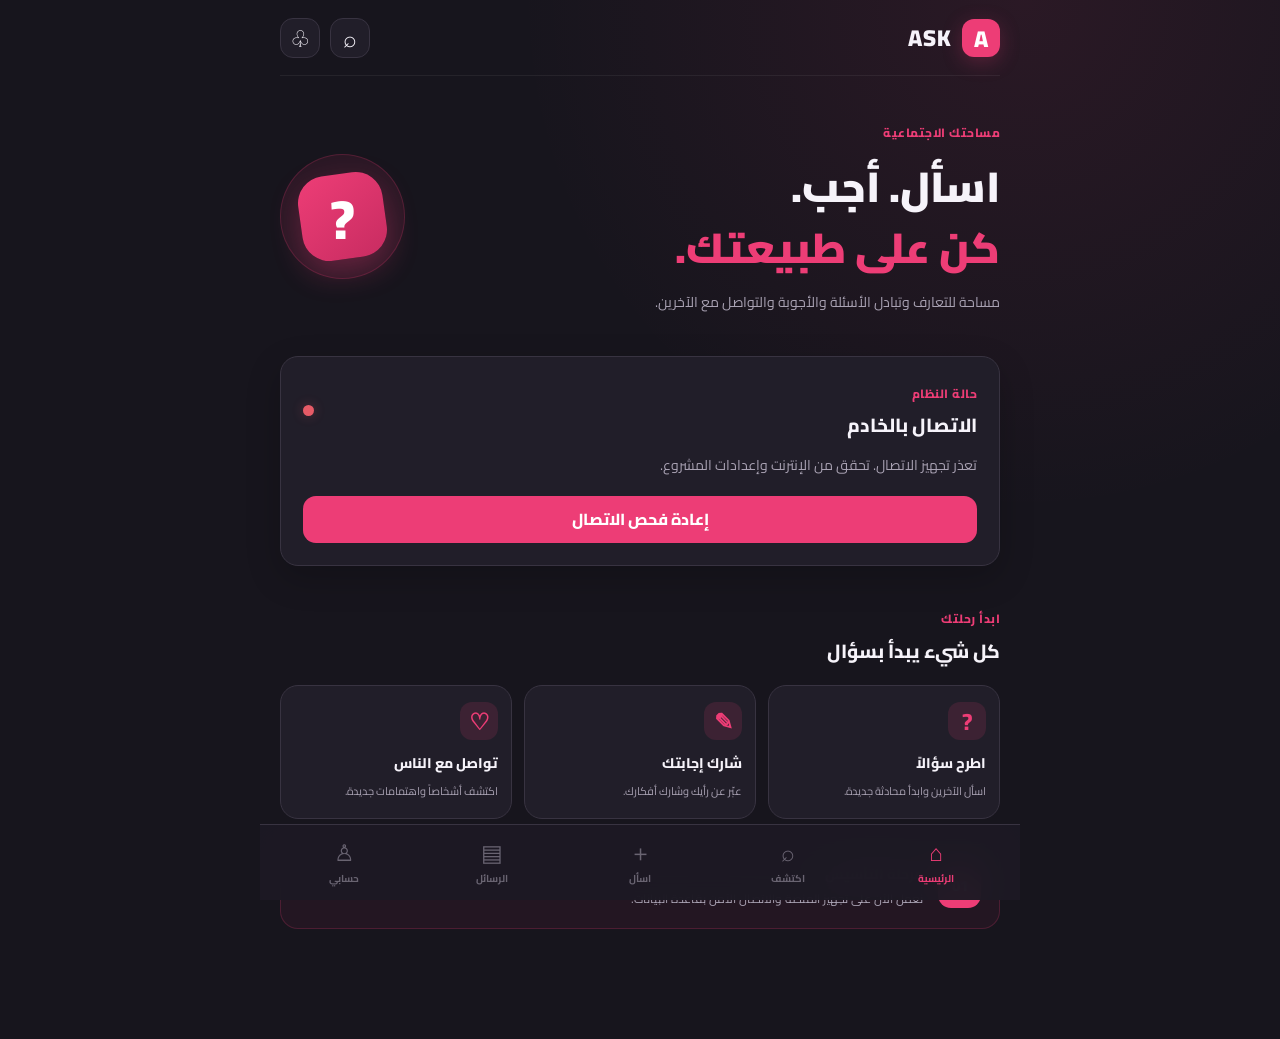
<file: index.html>
<!DOCTYPE html>
<html lang="ar" dir="rtl">
<head>
  <meta charset="UTF-8">
  <meta name="viewport" content="width=device-width, initial-scale=1.0">
  <meta name="theme-color" content="#17151d">
  <meta name="description" content="منصة اجتماعية للأسئلة والأجوبة والتواصل">
  <title>ASK — اسأل وأجب</title>

  <link rel="manifest" href="./manifest.json">
  <link rel="icon" href="./icon.svg" type="image/svg+xml">
  <link rel="stylesheet" href="./style.css">

  <meta name="mobile-web-app-capable" content="yes">
  <meta name="apple-mobile-web-app-capable" content="yes">
  <meta name="apple-mobile-web-app-status-bar-style" content="black-translucent">
</head>

<body>
  <div class="app-shell">

    <header class="topbar">
      <a class="brand" href="./" aria-label="الرئيسية">
        <span class="brand-mark">A</span>
        <span>ASK</span>
      </a>

      <div class="header-actions">
        <button class="icon-button" id="searchButton" aria-label="البحث">
          <span>⌕</span>
        </button>
        <button class="icon-button" id="notificationButton" aria-label="الإشعارات">
          <span>♧</span>
        </button>
      </div>
    </header>

    <main>
      <section class="welcome-section">
        <div class="welcome-content">
          <span class="eyebrow">مساحتك الاجتماعية</span>
          <h1>اسأل. أجب.<br><span>كن على طبيعتك.</span></h1>
          <p>
            مساحة للتعارف وتبادل الأسئلة والأجوبة
            والتواصل مع الآخرين.
          </p>
        </div>

        <div class="welcome-art" aria-hidden="true">
          <div class="art-circle">
            <span>?</span>
          </div>
        </div>
      </section>

      <section class="connection-card">
        <div class="section-heading">
          <div>
            <span class="eyebrow">حالة النظام</span>
            <h2>الاتصال بالخادم</h2>
          </div>
          <span class="status-dot" id="connectionDot"></span>
        </div>

        <p id="connectionStatus" aria-live="polite">
          جارٍ فحص الاتصال...
        </p>

        <button class="primary-button" id="retryConnection">
          إعادة فحص الاتصال
        </button>
      </section>

      <section class="intro-section">
        <div class="section-heading">
          <div>
            <span class="eyebrow">ابدأ رحلتك</span>
            <h2>كل شيء يبدأ بسؤال</h2>
          </div>
        </div>

        <div class="feature-grid">
          <article class="feature-card">
            <span class="feature-icon">?</span>
            <h3>اطرح سؤالاً</h3>
            <p>اسأل الآخرين وابدأ محادثة جديدة.</p>
          </article>

          <article class="feature-card">
            <span class="feature-icon">✎</span>
            <h3>شارك إجابتك</h3>
            <p>عبّر عن رأيك وشارك أفكارك.</p>
          </article>

          <article class="feature-card">
            <span class="feature-icon">♡</span>
            <h3>تواصل مع الناس</h3>
            <p>اكتشف أشخاصاً واهتمامات جديدة.</p>
          </article>
        </div>
      </section>

      <section class="phase-note">
        <span class="phase-number">01</span>
        <div>
          <h3>مرحلة التأسيس</h3>
          <p>نعمل الآن على تجهيز المنصة والاتصال الآمن بقاعدة البيانات.</p>
        </div>
      </section>
    </main>

    <nav class="bottom-nav" aria-label="التنقل الرئيسي">
      <a class="nav-item active" href="./">
        <span>⌂</span>
        <small>الرئيسية</small>
      </a>
      <button class="nav-item" type="button" disabled>
        <span>⌕</span>
        <small>اكتشف</small>
      </button>
      <button class="nav-item" type="button" disabled>
        <span>＋</span>
        <small>اسأل</small>
      </button>
      <button class="nav-item" type="button" disabled>
        <span>▤</span>
        <small>الرسائل</small>
      </button>
      <button class="nav-item" type="button" disabled>
        <span>♙</span>
        <small>حسابي</small>
      </button>
    </nav>

  </div>

  <script type="module" src="./app.js"></script>
</body>
</html>
</file>
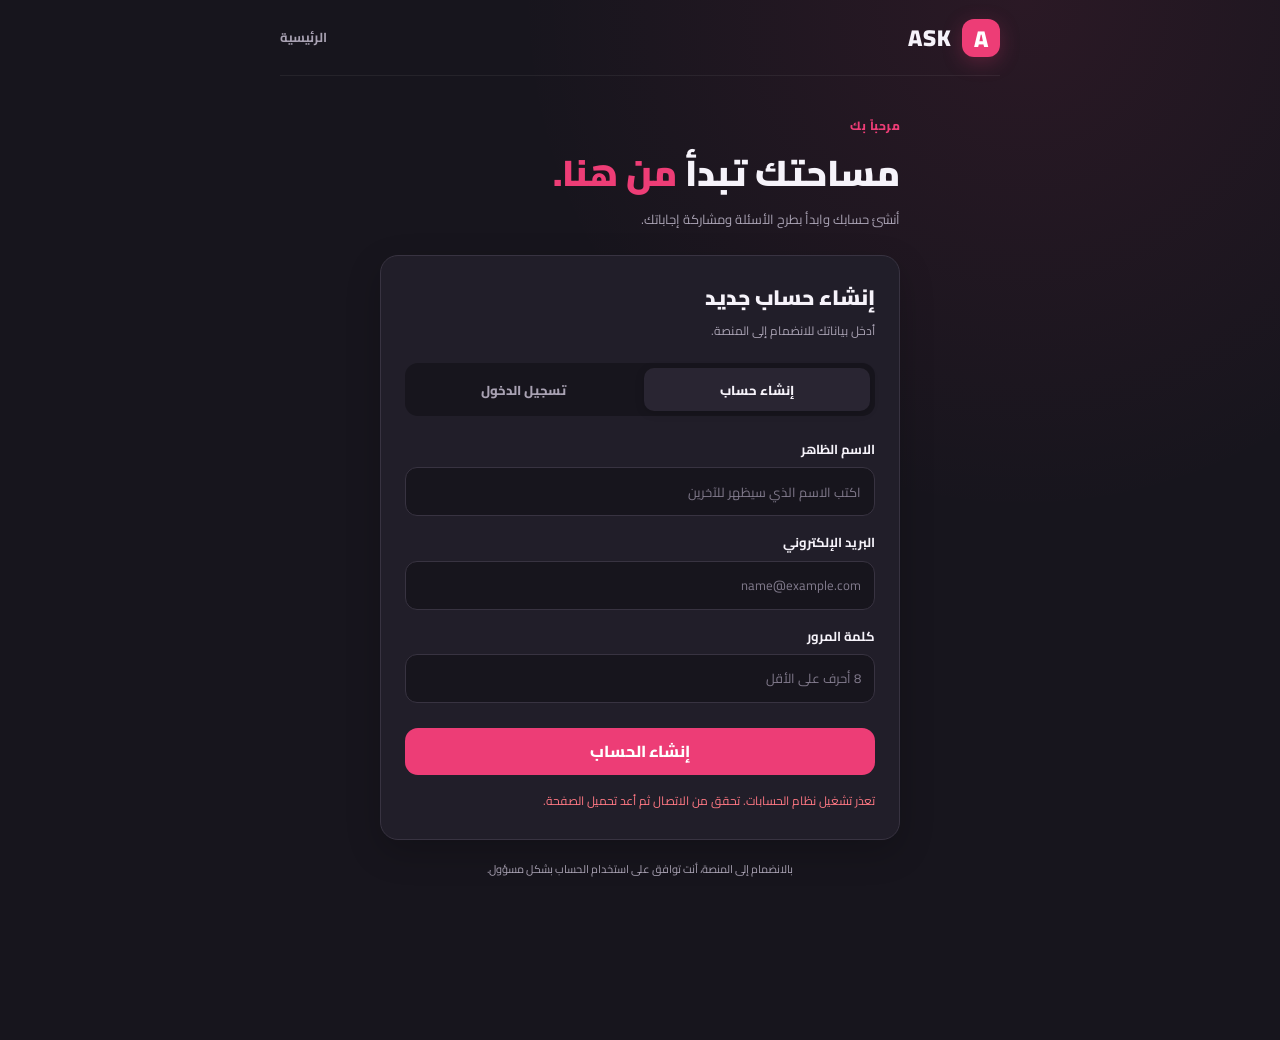
<file: auth.html>
<!DOCTYPE html>
<html lang="ar" dir="rtl">
<head>
  <meta charset="UTF-8">
  <meta name="viewport" content="width=device-width, initial-scale=1.0">
  <meta name="theme-color" content="#17151d">
  <meta name="description" content="إنشاء حساب أو تسجيل الدخول">
  <title>الحساب — ASK</title>

  <link rel="manifest" href="./manifest.json">
  <link rel="icon" href="./icon.svg" type="image/svg+xml">
  <link rel="stylesheet" href="./style.css">
  <link rel="stylesheet" href="./auth.css">
</head>
<body>
  <div class="app-shell">
    <header class="topbar">
      <a class="brand" href="./">
        <span class="brand-mark">A</span>
        <span>ASK</span>
      </a>
      <a class="back-link" href="./">الرئيسية</a>
    </header>

    <main class="auth-page">
      <section class="auth-intro">
        <span class="eyebrow">مرحباً بك</span>
        <h1>مساحتك تبدأ <span>من هنا.</span></h1>
        <p>أنشئ حسابك وابدأ بطرح الأسئلة ومشاركة إجاباتك.</p>
      </section>

      <section class="auth-card">
        <div class="auth-heading">
          <h2 id="authTitle">إنشاء حساب جديد</h2>
          <p id="authSubtitle">أدخل بياناتك للانضمام إلى المنصة.</p>
        </div>

        <div class="auth-tabs" id="authTabs">
          <button type="button" class="auth-tab active" data-mode="signup">إنشاء حساب</button>
          <button type="button" class="auth-tab" data-mode="login">تسجيل الدخول</button>
        </div>

        <form id="authForm" novalidate>
          <label class="auth-field" id="nameField">
            <span>الاسم الظاهر</span>
            <input
              id="displayName"
              type="text"
              maxlength="60"
              autocomplete="name"
              placeholder="اكتب الاسم الذي سيظهر للآخرين"
            >
          </label>

          <label class="auth-field" id="emailField">
            <span>البريد الإلكتروني</span>
            <input
              id="email"
              type="email"
              maxlength="254"
              autocomplete="email"
              placeholder="name@example.com"
              required
            >
          </label>

          <label class="auth-field" id="passwordField">
            <span>كلمة المرور</span>
            <input
              id="password"
              type="password"
              minlength="8"
              autocomplete="new-password"
              placeholder="8 أحرف على الأقل"
            >
          </label>

          <label class="auth-field hidden" id="confirmPasswordField">
            <span>تأكيد كلمة المرور</span>
            <input
              id="confirmPassword"
              type="password"
              minlength="8"
              autocomplete="new-password"
              placeholder="أعد كتابة كلمة المرور"
            >
          </label>

          <button class="primary-button" id="authSubmit" type="submit">
            إنشاء الحساب
          </button>
        </form>

        <button type="button" class="text-button hidden" id="forgotPasswordButton">
          نسيت كلمة المرور؟
        </button>

        <div class="auth-message" id="authMessage" role="status" aria-live="polite"></div>

        <section class="account-panel hidden" id="accountPanel">
          <div class="account-avatar">✓</div>
          <div class="account-details">
            <span class="eyebrow">حسابك متصل</span>
            <h3 id="accountEmail"></h3>
            <p id="accountStatus">تم تسجيل الدخول بنجاح.</p>
          </div>
          <button type="button" class="secondary-button" id="signOutButton">
            تسجيل الخروج
          </button>
        </section>
      </section>

      <p class="auth-footer">
        بالانضمام إلى المنصة، أنت توافق على استخدام الحساب بشكل مسؤول.
      </p>
    </main>
  </div>

  <script type="module" src="./auth.js"></script>
</body>
</html>
</file>
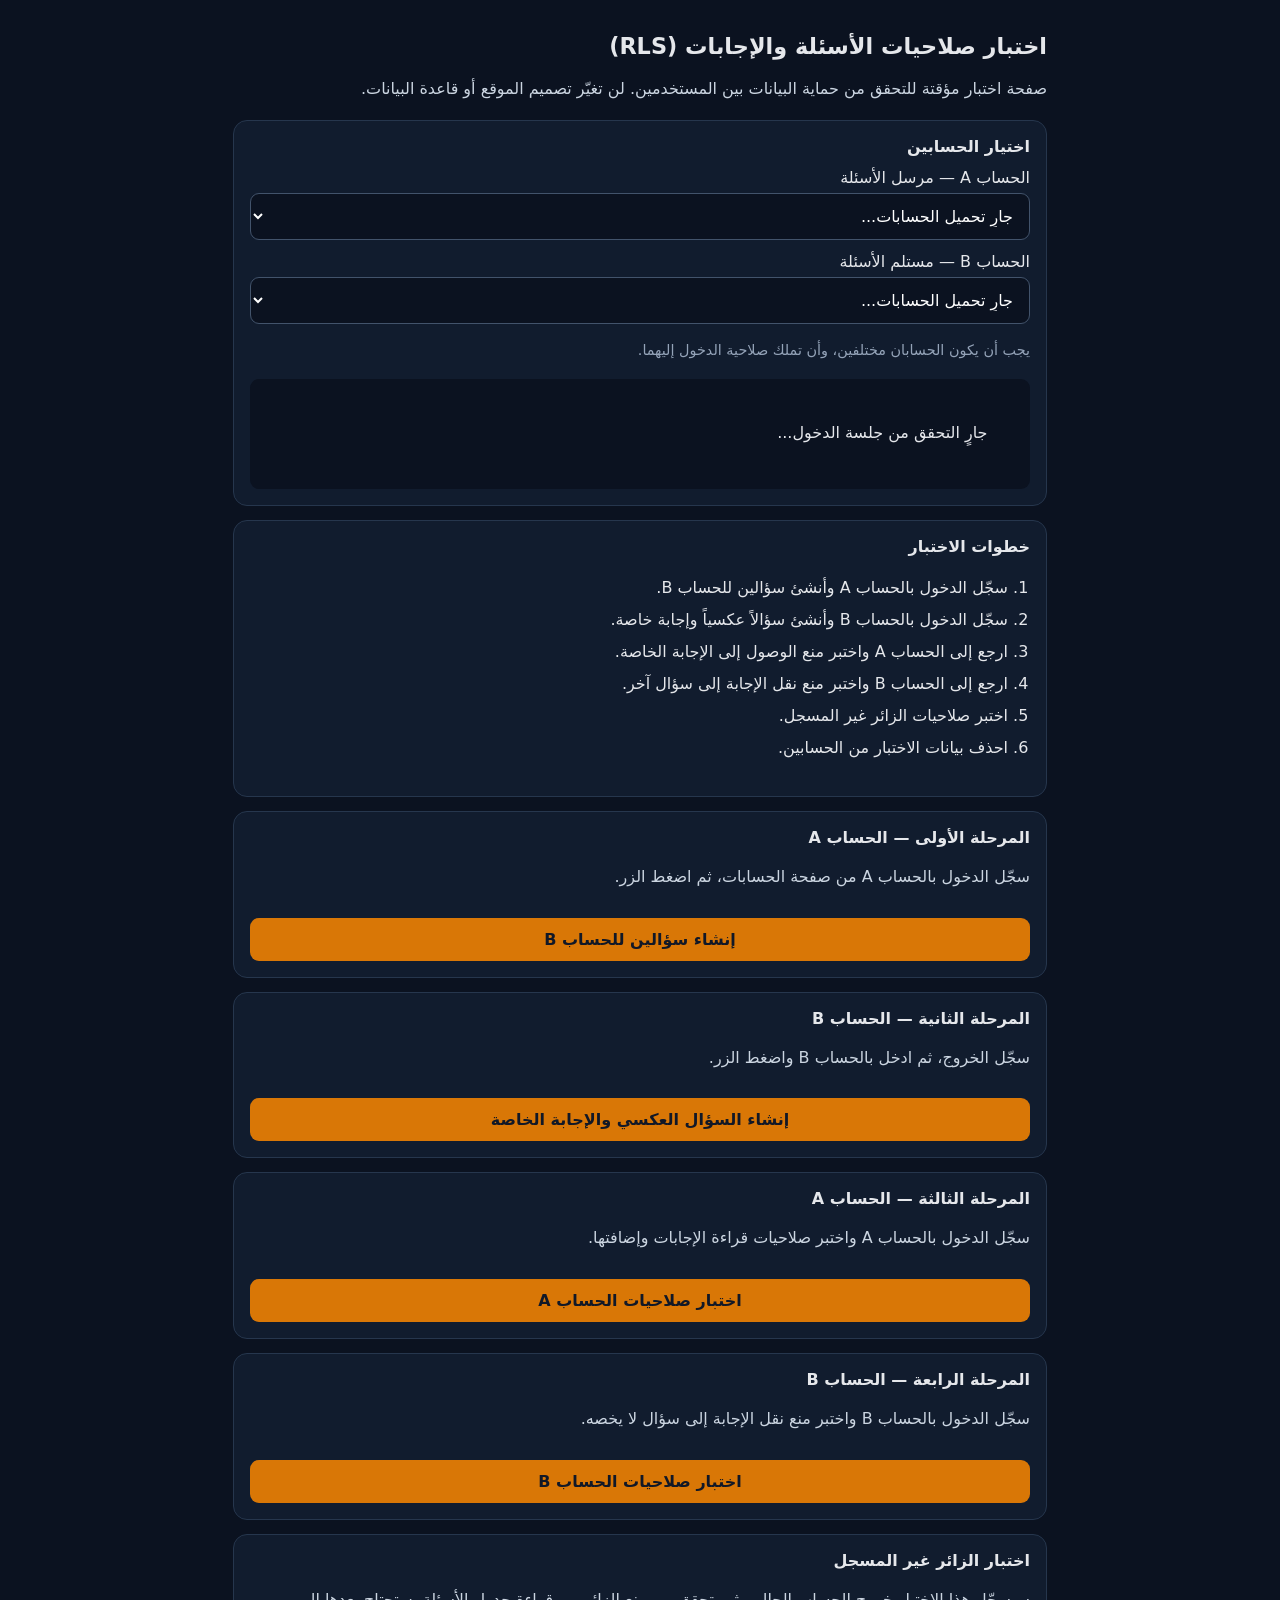
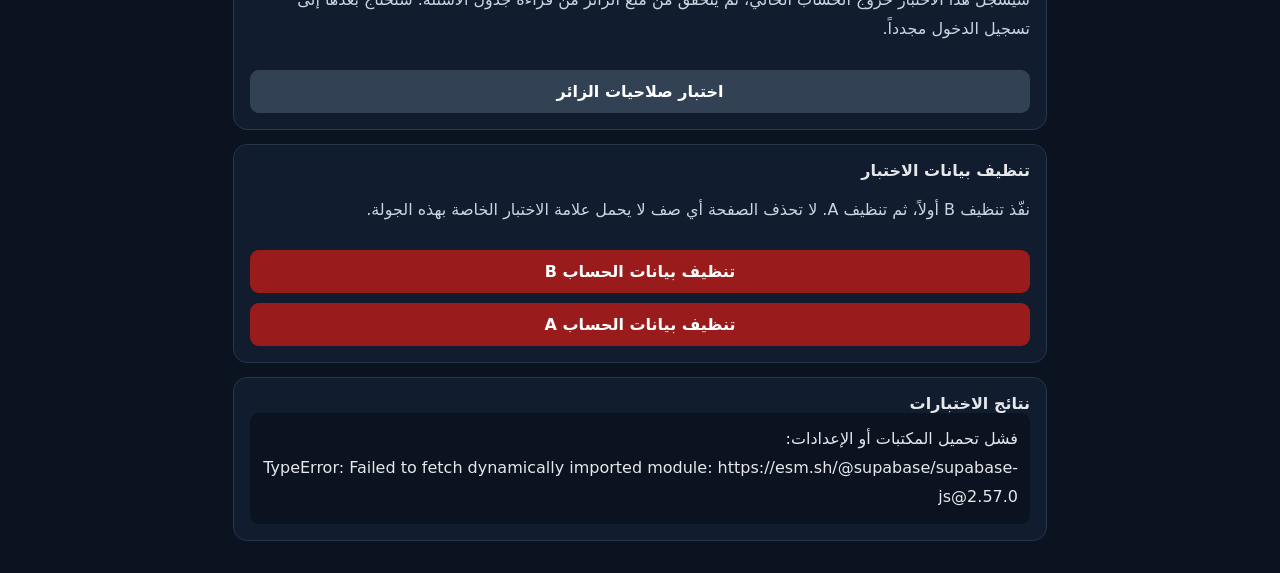
<file: test-data-rls.html>
<!DOCTYPE html>
<html lang="ar" dir="rtl">
<head>
  <meta charset="UTF-8">
  <meta name="viewport" content="width=device-width, initial-scale=1">
  <title>اختبار أمان البيانات</title>

  <style>
    * {
      box-sizing: border-box;
    }

    body {
      margin: 0;
      padding: 18px;
      max-width: 850px;
      margin-inline: auto;
      background: #0b1220;
      color: #e5e7eb;
      font-family: system-ui, sans-serif;
    }

    h1 {
      font-size: 1.4rem;
    }

    p {
      line-height: 1.8;
      color: #cbd5e1;
    }

    .card {
      background: #111c2e;
      border: 1px solid #26364d;
      border-radius: 14px;
      padding: 16px;
      margin: 14px 0;
    }

    label {
      display: block;
      margin: 12px 0 6px;
    }

    select,
    button {
      width: 100%;
      padding: 12px;
      border-radius: 9px;
      font: inherit;
    }

    select {
      color: white;
      background: #0b1220;
      border: 1px solid #42536b;
    }

    button {
      border: 0;
      background: #d97706;
      color: #111827;
      font-weight: bold;
      margin-top: 10px;
      cursor: pointer;
    }

    button.secondary {
      background: #334155;
      color: white;
    }

    button.danger {
      background: #991b1b;
      color: white;
    }

    button:disabled {
      opacity: .45;
    }

    .status {
      padding: 12px;
      border-radius: 9px;
      background: #0b1220;
      white-space: pre-wrap;
      overflow-wrap: anywhere;
      line-height: 1.8;
    }

    .pass {
      color: #86efac;
    }

    .fail {
      color: #fca5a5;
    }

    .muted {
      color: #94a3b8;
      font-size: .9rem;
    }

    ol {
      padding-right: 22px;
      line-height: 2;
    }
  </style>
</head>

<body>

  <h1>اختبار صلاحيات الأسئلة والإجابات (RLS)</h1>

  <p>
    صفحة اختبار مؤقتة للتحقق من حماية البيانات بين المستخدمين.
    لن تغيّر تصميم الموقع أو قاعدة البيانات.
  </p>

  <section class="card">

    <strong>اختيار الحسابين</strong>

    <label for="accountA">
      الحساب A — مرسل الأسئلة
    </label>

    <select id="accountA">
      <option>جارٍ تحميل الحسابات...</option>
    </select>

    <label for="accountB">
      الحساب B — مستلم الأسئلة
    </label>

    <select id="accountB">
      <option>جارٍ تحميل الحسابات...</option>
    </select>

    <p class="muted">
      يجب أن يكون الحسابان مختلفين، وأن تملك صلاحية الدخول إليهما.
    </p>

    <div id="session" class="status">
      جارٍ التحقق من جلسة الدخول...
    </div>

  </section>

  <section class="card">

    <strong>خطوات الاختبار</strong>

    <ol>
      <li>سجّل الدخول بالحساب A وأنشئ سؤالين للحساب B.</li>
      <li>سجّل الدخول بالحساب B وأنشئ سؤالاً عكسياً وإجابة خاصة.</li>
      <li>ارجع إلى الحساب A واختبر منع الوصول إلى الإجابة الخاصة.</li>
      <li>ارجع إلى الحساب B واختبر منع نقل الإجابة إلى سؤال آخر.</li>
      <li>اختبر صلاحيات الزائر غير المسجل.</li>
      <li>احذف بيانات الاختبار من الحسابين.</li>
    </ol>

  </section>

  <section class="card">

    <strong>المرحلة الأولى — الحساب A</strong>

    <p>
      سجّل الدخول بالحساب A من صفحة الحسابات، ثم اضغط الزر.
    </p>

    <button id="createA">
      إنشاء سؤالين للحساب B
    </button>

  </section>

  <section class="card">

    <strong>المرحلة الثانية — الحساب B</strong>

    <p>
      سجّل الخروج، ثم ادخل بالحساب B واضغط الزر.
    </p>

    <button id="createB">
      إنشاء السؤال العكسي والإجابة الخاصة
    </button>

  </section>

  <section class="card">

    <strong>المرحلة الثالثة — الحساب A</strong>

    <p>
      سجّل الدخول بالحساب A واختبر صلاحيات قراءة الإجابات وإضافتها.
    </p>

    <button id="testA">
      اختبار صلاحيات الحساب A
    </button>

  </section>

  <section class="card">

    <strong>المرحلة الرابعة — الحساب B</strong>

    <p>
      سجّل الدخول بالحساب B واختبر منع نقل الإجابة إلى سؤال لا يخصه.
    </p>

    <button id="testB">
      اختبار صلاحيات الحساب B
    </button>

  </section>

  <section class="card">

    <strong>اختبار الزائر غير المسجل</strong>

    <p>
      سيسجّل هذا الاختبار خروج الحساب الحالي، ثم يتحقق من منع الزائر
      من قراءة جدول الأسئلة. ستحتاج بعدها إلى تسجيل الدخول مجدداً.
    </p>

    <button id="testAnon" class="secondary">
      اختبار صلاحيات الزائر
    </button>

  </section>

  <section class="card">

    <strong>تنظيف بيانات الاختبار</strong>

    <p>
      نفّذ تنظيف B أولاً، ثم تنظيف A.
      لا تحذف الصفحة أي صف لا يحمل علامة الاختبار الخاصة بهذه الجولة.
    </p>

    <button id="cleanupB" class="danger">
      تنظيف بيانات الحساب B
    </button>

    <button id="cleanupA" class="danger">
      تنظيف بيانات الحساب A
    </button>

  </section>

  <section class="card">

    <strong>نتائج الاختبارات</strong>

    <div id="log" class="status">
      لم يبدأ الاختبار بعد.
    </div>

  </section>
<script>
  const logBox = document.getElementById("log");

  logBox.textContent = "بدأ تحميل JavaScript، جارٍ التحقق من المكتبات...";

  window.addEventListener("error", function(event) {
    logBox.textContent =
      "خطأ في تحميل أو تشغيل JavaScript:\n" +
      (event.message || "خطأ غير محدد") +
      "\nالمصدر: " + (event.filename || "غير معروف") +
      "\nالسطر: " + (event.lineno || "غير معروف");
  });

  window.addEventListener("unhandledrejection", function(event) {
    logBox.textContent =
      "فشل تحميل مكتبة أو تنفيذ طلب:\n" +
      (event.reason?.message || String(event.reason));
  });
</script>
<script>
(async function () {
  try {
    const [supabaseModule, configModule] = await Promise.all([
      import("https://esm.sh/@supabase/supabase-js@2.57.0"),
      import("./config.js")
    ]);

    const createClient = supabaseModule.createClient;
    const SUPABASE_CONFIG = configModule.SUPABASE_CONFIG;


  const supabase = createClient(
    SUPABASE_CONFIG.url,
    SUPABASE_CONFIG.publishableKey,
    {
      auth: {
        persistSession: true,
        autoRefreshToken: true,
        detectSessionInUrl: true
      }
    }
  );


  const $ = id => document.getElementById(id);

  const STORAGE_KEY = "askfm_pwa_rls_test_v1";

  const state = JSON.parse(
    localStorage.getItem(STORAGE_KEY) || "{}"
  );

  if (!state.tag) {
    state.tag = "RLS_TEST_" + crypto.randomUUID();
  }

  function save() {
    localStorage.setItem(
      STORAGE_KEY,
      JSON.stringify(state)
    );
  }


  function log(message, type = "") {

    const line = document.createElement("div");

    line.className = type;

    line.textContent = message;

    $("log").appendChild(line);

    $("log").scrollTop = $("log").scrollHeight;
  }


  function clearLog() {
    $("log").replaceChildren();
  }


  async function getCurrentUser() {

    const { data, error } = await supabase.auth.getUser();

    if (error) throw error;

    return data.user;
  }


  async function requireAccount(expectedId, label) {

    const user = await getCurrentUser();

    if (!user) {
      throw new Error(
        "لا توجد جلسة دخول. سجّل الدخول أولاً."
      );
    }

    if (user.id !== expectedId) {
      throw new Error(
        "الحساب الحالي ليس الحساب " + label +
        ". سجّل الدخول بالحساب الصحيح."
      );
    }

    return user;
  }


  function expectDenied(result, description) {

    const blocked =
      Boolean(
        result.error &&
        (
          result.error.code === "42501" ||
          result.error.code === "PGRST301"
        )
      ) ||
      (
        !result.error &&
        Array.isArray(result.data) &&
        result.data.length === 0
      );

    if (!blocked) {

      throw new Error(
        description +
        " — لم يتم منع العملية كما ينبغي. " +
        (result.error?.message || "تم إرجاع بيانات.")
      );

    }

    log(
      "نجاح: " + description + " — تم منع الوصول.",
      "pass"
    );
  }


  function expectVisible(result, description) {

    if (result.error) {
      throw result.error;
    }

    if (
      !Array.isArray(result.data) ||
      result.data.length !== 1
    ) {
      throw new Error(
        description + " — النتيجة غير متوقعة."
      );
    }

    log(
      "نجاح: " + description,
      "pass"
    );
  }


  async function loadProfiles() {

    const { data, error } = await supabase
      .from("profiles")
      .select("id,username,display_name")
      .order("created_at");

    if (error) throw error;

    if (!data || data.length < 2) {
      throw new Error(
        "يلزم وجود حسابين على الأقل."
      );
    }

    for (const id of ["accountA", "accountB"]) {

      const select = $(id);

      select.replaceChildren();

      data.forEach(profile => {

        const option = document.createElement("option");

        option.value = profile.id;

        option.textContent =
          (profile.display_name || profile.username || "مستخدم") +
          " — @" +
          (profile.username || "بدون اسم مستخدم");

        select.appendChild(option);

      });

    }

    if (state.accountA) {
      $("accountA").value = state.accountA;
    }

    if (state.accountB) {
      $("accountB").value = state.accountB;
    }

    if (
      !$("accountB").value ||
      $("accountA").value === $("accountB").value
    ) {

      const other = data.find(
        p => p.id !== $("accountA").value
      );

      if (other) {
        $("accountB").value = other.id;
      }

    }

    state.accountA = $("accountA").value;
    state.accountB = $("accountB").value;

    save();
  }


  async function refreshSession() {

    const user = await getCurrentUser();

    $("session").textContent = user
      ? "الحساب الحالي: " +
        (user.email || user.id) +
        "\nUID: " + user.id
      : "لا يوجد حساب مسجل الدخول حالياً.";

  }


  $("accountA").addEventListener("change", () => {

    state.accountA = $("accountA").value;

    save();

  });


  $("accountB").addEventListener("change", () => {

    state.accountB = $("accountB").value;

    save();

  });


  // المرحلة الأولى: الحساب A ينشئ سؤالين للحساب B

  $("createA").onclick = async () => {

    clearLog();

    try {

      const a = $("accountA").value;
      const b = $("accountB").value;

      if (!a || !b || a === b) {
        throw new Error("اختر حسابين مختلفين.");
      }

      await requireAccount(a, "A");

      if (state.qPrivate || state.qAttack) {
        throw new Error(
          "بيانات الاختبار موجودة مسبقاً. أكمل الاختبار أو نظّفها."
        );
      }

      const q1 = await supabase
        .from("questions")
        .insert({
          recipient_id: b,
          sender_id: a,
          content: state.tag + "_PRIVATE_QUESTION",
          is_anonymous: false
        })
        .select("id")
        .single();

      if (q1.error) throw q1.error;

      state.qPrivate = q1.data.id;

      save();


      const q2 = await supabase
        .from("questions")
        .insert({
          recipient_id: b,
          sender_id: a,
          content: state.tag + "_ATTACK_QUESTION",
          is_anonymous: false
        })
        .select("id")
        .single();

      if (q2.error) throw q2.error;

      state.qAttack = q2.data.id;

      save();

      log(
        "نجاح: تم إنشاء السؤالين من الحساب A إلى الحساب B.",
        "pass"
      );

    } catch (error) {

      log(
        "فشل: " + error.message,
        "fail"
      );

    }

    await refreshSession();

  };


  // المرحلة الثانية: الحساب B ينشئ سؤالاً عكسياً وإجابة خاصة

  $("createB").onclick = async () => {

    clearLog();

    try {

      const a = $("accountA").value;
      const b = $("accountB").value;

      await requireAccount(b, "B");

      if (!state.qPrivate || !state.qAttack) {
        throw new Error(
          "نفّذ المرحلة الأولى بالحساب A أولاً."
        );
      }

      if (state.qReverse || state.answerId) {
        throw new Error(
          "بيانات المرحلة الثانية موجودة مسبقاً."
        );
      }


      const question = await supabase
        .from("questions")
        .insert({
          recipient_id: a,
          sender_id: b,
          content: state.tag + "_REVERSE_QUESTION",
          is_anonymous: false
        })
        .select("id")
        .single();

      if (question.error) throw question.error;

      state.qReverse = question.data.id;

      save();


      const answer = await supabase
        .from("answers")
        .insert({
          question_id: state.qPrivate,
          user_id: b,
          content: state.tag + "_PRIVATE_ANSWER",
          is_public: false
        })
        .select("id")
        .single();

      if (answer.error) throw answer.error;

      state.answerId = answer.data.id;

      save();

      log(
        "نجاح: أنشأ B السؤال العكسي والإجابة الخاصة.",
        "pass"
      );

    } catch (error) {

      log(
        "فشل: " + error.message,
        "fail"
      );

    }

    await refreshSession();

  };


  // المرحلة الثالثة: اختبارات الحساب A

  $("testA").onclick = async () => {

    clearLog();

    try {

      const a = $("accountA").value;

      await requireAccount(a, "A");

      if (!state.answerId || !state.qAttack) {
        throw new Error(
          "أكمل المرحلة الثانية بالحساب B أولاً."
        );
      }


      // هل يستطيع A قراءة إجابة B الخاصة؟

      const privateRead = await supabase
        .from("answers")
        .select("id")
        .eq("id", state.answerId);

      expectDenied(
        privateRead,
        "منع A من قراءة إجابة B الخاصة"
      );


      // هل يستطيع A قراءة السؤال الذي أرسله؟

      const ownQuestion = await supabase
        .from("questions")
        .select("id")
        .eq("id", state.qPrivate);

      expectVisible(
        ownQuestion,
        "السماح لـ A بقراءة السؤال الذي أرسله"
      );


      // هل يستطيع A الإجابة عن سؤال موجّه إلى B؟

      const unauthorizedAnswer = await supabase
        .from("answers")
        .insert({
          question_id: state.qAttack,
          user_id: a,
          content: state.tag + "_UNAUTHORIZED_ANSWER",
          is_public: false
        })
        .select("id");

      expectDenied(
        unauthorizedAnswer,
        "منع A من الإجابة عن سؤال مستلم إلى B"
      );


      log(
        "اكتملت اختبارات الحساب A.",
        "pass"
      );

    } catch (error) {

      log(
        "فشل: " + error.message,
        "fail"
      );

    }

    await refreshSession();

  };


  // المرحلة الرابعة: اختبارات الحساب B

  $("testB").onclick = async () => {

    clearLog();

    try {

      const b = $("accountB").value;

      await requireAccount(b, "B");

      if (!state.answerId || !state.qReverse) {
        throw new Error(
          "أكمل المرحلة الثانية أولاً."
        );
      }


      // يجب أن يرى B إجابته الخاصة

      const ownAnswer = await supabase
        .from("answers")
        .select("id")
        .eq("id", state.answerId);

      expectVisible(
        ownAnswer,
        "السماح لـ B بقراءة إجابته الخاصة"
      );


      // يحاول نقل الإجابة إلى سؤال هو مرسله وليس مستلمه

      const moveAnswer = await supabase
        .from("answers")
        .update({
          question_id: state.qReverse
        })
        .eq("id", state.answerId)
        .select("id");

      expectDenied(
        moveAnswer,
        "منع B من نقل إجابته إلى سؤال ليس مستلماً منه"
      );


      log(
        "اكتملت اختبارات الحساب B.",
        "pass"
      );

    } catch (error) {

      log(
        "فشل: " + error.message,
        "fail"
      );

    }

    await refreshSession();

  };


  // اختبار الزائر غير المسجل

  $("testAnon").onclick = async () => {

    clearLog();

    try {

      await supabase.auth.signOut();

      const result = await supabase
        .from("questions")
        .select("id")
        .limit(1);

      if (
        !result.error ||
        result.error.code !== "42501"
      ) {

        throw new Error(
          "لم نحصل على رفض الصلاحية المتوقع لدور anon. " +
          (result.error?.message || "لم يرجع الطلب خطأ.")
        );

      }

      log(
        "نجاح: الزائر غير المسجل لا يستطيع قراءة جدول الأسئلة.",
        "pass"
      );

      log(
        "تم تسجيل الخروج. سجّل الدخول مجدداً قبل التنظيف."
      );

    } catch (error) {

      log(
        "فشل: " + error.message,
        "fail"
      );

    }

    await refreshSession();

  };


  // حذف صف اختبار بعد التأكد من علامة الاختبار

  async function safeDelete(table, id) {

    if (!id) return;

    const check = await supabase
      .from(table)
      .select("id,content")
      .eq("id", id)
      .maybeSingle();

    if (check.error) throw check.error;

    if (!check.data) return;

    if (
      typeof check.data.content !== "string" ||
      !check.data.content.startsWith(state.tag)
    ) {

      throw new Error(
        "توقف أمان: الصف لا يحمل علامة الاختبار."
      );

    }

    const deletion = await supabase
      .from(table)
      .delete()
      .eq("id", id)
      .select("id");

    if (deletion.error) throw deletion.error;

    if (!deletion.data || deletion.data.length !== 1) {

      throw new Error(
        "لم يتم حذف الصف. تحقق من الحساب الحالي وصلاحيات DELETE."
      );

    }

    log(
      "تم حذف صف اختبار من " + table,
      "pass"
    );

  }


  // تنظيف بيانات B

  $("cleanupB").onclick = async () => {

    clearLog();

    try {

      await requireAccount(
        $("accountB").value,
        "B"
      );

      await safeDelete(
        "answers",
        state.answerId
      );

      await safeDelete(
        "questions",
        state.qReverse
      );

      state.answerId = null;
      state.qReverse = null;

      save();

      log(
        "اكتمل تنظيف بيانات الحساب B.",
        "pass"
      );

    } catch (error) {

      log(
        "تعذر التنظيف: " + error.message,
        "fail"
      );

    }

    await refreshSession();

  };


  // تنظيف بيانات A

  $("cleanupA").onclick = async () => {

    clearLog();

    try {

      await requireAccount(
        $("accountA").value,
        "A"
      );

      await safeDelete(
        "questions",
        state.qPrivate
      );

      await safeDelete(
        "questions",
        state.qAttack
      );

      state.qPrivate = null;
      state.qAttack = null;

      save();

      if (
        !state.answerId &&
        !state.qReverse
      ) {

        localStorage.removeItem(STORAGE_KEY);

        log(
          "اكتمل التنظيف بالكامل. تم حذف بيانات الاختبار.",
          "pass"
        );

      } else {

        log(
          "تم تنظيف بيانات A. لا تزال هناك بيانات B؛ نفّذ تنظيف B أولاً.",
          "pass"
        );

      }

    } catch (error) {

      log(
        "تعذر التنظيف: " + error.message,
        "fail"
      );

    }

    await refreshSession();

  };


  // بدء الصفحة

  try {

    await loadProfiles();

    await refreshSession();

    log(
      "تم الاتصال بـ Supabase وتحميل الحسابات. الصفحة جاهزة للاختبار."
    );

  } catch (error) {

    $("session").textContent =
      "تعذر تشغيل الصفحة: " + error.message;

    log(
      "خطأ تهيئة: " + error.message,
      "fail"
    );

  }
  } catch (error) {
    const logBox = document.getElementById("log");

    logBox.textContent =
      "فشل تحميل المكتبات أو الإعدادات:\n" +
      (error.stack || error.message || String(error));
  }
})();
</script>

</body>
</html>
</file>
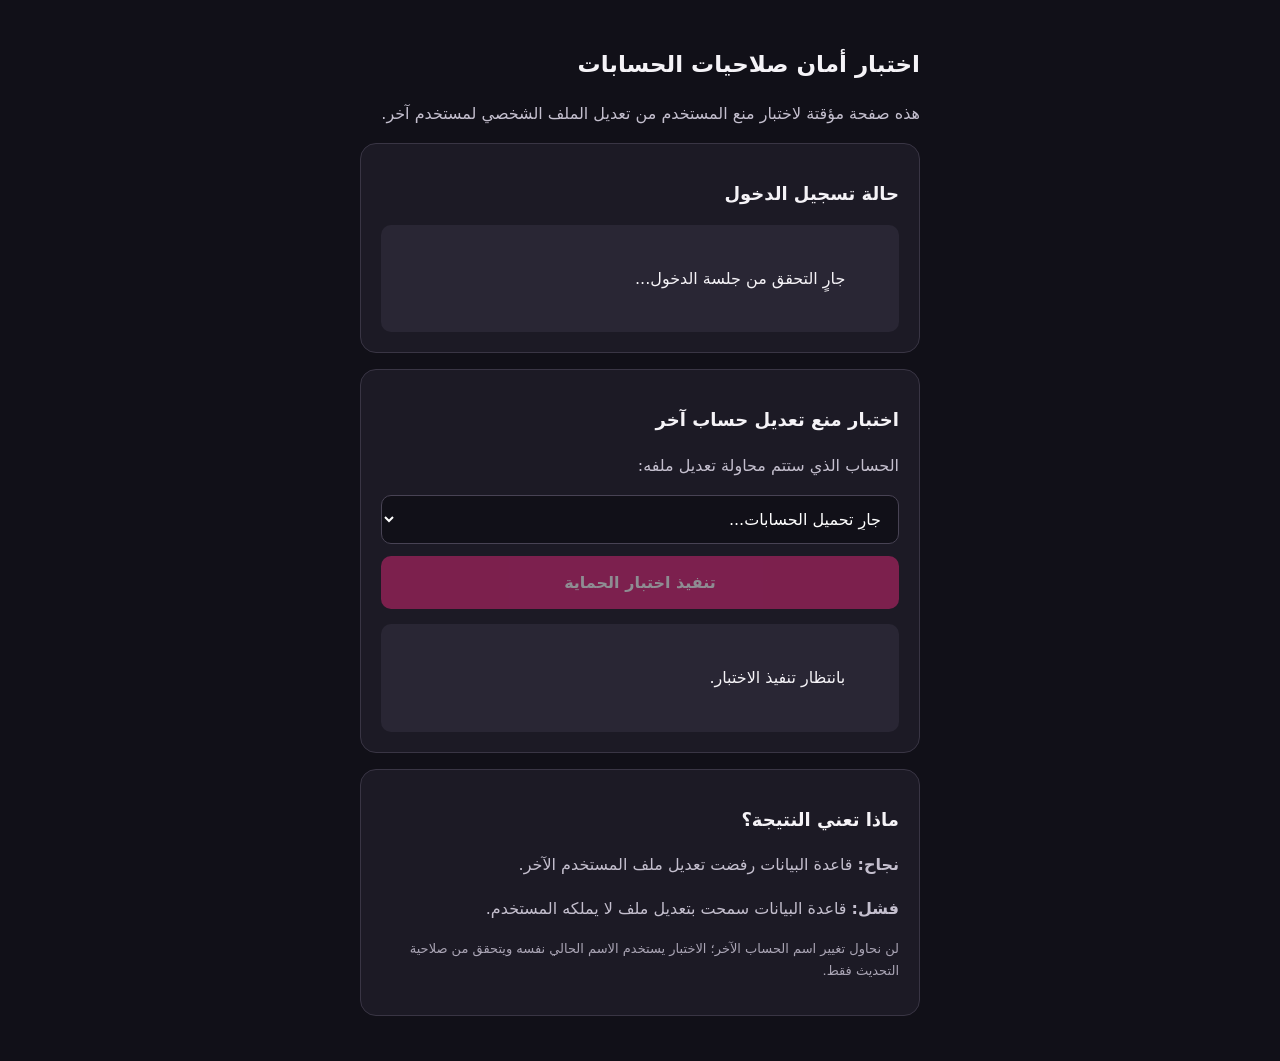
<file: test-rls.html>
<!DOCTYPE html>
<html lang="ar" dir="rtl">
<head>
  <meta charset="UTF-8">
  <meta name="viewport" content="width=device-width, initial-scale=1.0">
  <meta name="theme-color" content="#17151d">
  <title>اختبار أمان الحسابات</title>

  <style>
    * {
      box-sizing: border-box;
    }

    body {
      margin: 0;
      padding: 20px;
      background: #111018;
      color: #f5f3f7;
      font-family: system-ui, sans-serif;
      line-height: 1.7;
    }

    main {
      max-width: 560px;
      margin: 25px auto;
    }

    .card {
      background: #1c1a25;
      border: 1px solid #393544;
      border-radius: 16px;
      padding: 20px;
      margin: 16px 0;
    }

    h1 {
      font-size: 23px;
    }

    h2 {
      font-size: 18px;
    }

    p {
      color: #c4bfce;
    }

    button {
      width: 100%;
      padding: 13px;
      margin-top: 12px;
      border: 0;
      border-radius: 10px;
      background: #db2777;
      color: white;
      font: inherit;
      font-weight: bold;
    }

    button:disabled {
      opacity: 0.5;
    }

    select {
      width: 100%;
      padding: 13px;
      border-radius: 10px;
      border: 1px solid #484354;
      background: #111018;
      color: white;
      font: inherit;
    }

    .status {
      margin-top: 15px;
      padding: 13px;
      border-radius: 10px;
      background: #292634;
      white-space: pre-wrap;
      overflow-wrap: anywhere;
    }

    .success {
      border: 1px solid #15803d;
      color: #bbf7d0;
    }

    .failure {
      border: 1px solid #b91c1c;
      color: #fecaca;
    }

    .hidden {
      display: none;
    }

    .small {
      font-size: 13px;
      color: #aaa5b5;
    }

    code {
      direction: ltr;
      display: inline-block;
    }
  </style>
</head>

<body>

  <main>

    <h1>اختبار أمان صلاحيات الحسابات</h1>

    <p>
      هذه صفحة مؤقتة لاختبار منع المستخدم من تعديل
      الملف الشخصي لمستخدم آخر.
    </p>

    <section class="card">

      <h2>حالة تسجيل الدخول</h2>

      <div id="accountStatus" class="status">
        جارٍ التحقق من جلسة الدخول...
      </div>

    </section>

    <section class="card">

      <h2>اختبار منع تعديل حساب آخر</h2>

      <p>الحساب الذي ستتم محاولة تعديل ملفه:</p>

      <select id="targetAccount">
        <option value="">جارٍ تحميل الحسابات...</option>
      </select>

      <button id="testButton" disabled>
        تنفيذ اختبار الحماية
      </button>

      <div id="testResult" class="status">
        بانتظار تنفيذ الاختبار.
      </div>

    </section>

    <section class="card">

      <h2>ماذا تعني النتيجة؟</h2>

      <p>
        <strong>نجاح:</strong>
        قاعدة البيانات رفضت تعديل ملف المستخدم الآخر.
      </p>

      <p>
        <strong>فشل:</strong>
        قاعدة البيانات سمحت بتعديل ملف لا يملكه المستخدم.
      </p>

      <p class="small">
        لن نحاول تغيير اسم الحساب الآخر؛ الاختبار يستخدم
        الاسم الحالي نفسه ويتحقق من صلاحية التحديث فقط.
      </p>

    </section>

  </main>

  <script type="module">

    import { createClient }
      from "https://esm.sh/@supabase/supabase-js@2.57.0";

    import { SUPABASE_CONFIG }
      from "./config.js";

    const supabase = createClient(
      SUPABASE_CONFIG.url,
      SUPABASE_CONFIG.publishableKey
    );

    const accountStatus =
      document.getElementById("accountStatus");

    const targetAccount =
      document.getElementById("targetAccount");

    const testButton =
      document.getElementById("testButton");

    const testResult =
      document.getElementById("testResult");

    let currentUser = null;
    let otherAccounts = [];

    function showResult(message, type = "") {
      testResult.textContent = message;
      testResult.className = "status " + type;
    }

    async function initialize() {

      try {

        const { data, error } =
          await supabase.auth.getSession();

        if (error) {
          throw error;
        }

        if (!data.session) {

          accountStatus.textContent =
            "لا توجد جلسة دخول.\n\n" +
            "سجّل الدخول من صفحة الحسابات أولاً، " +
            "ثم افتح صفحة الاختبار.";

          accountStatus.className =
            "status failure";

          return;
        }

        currentUser = data.session.user;

        accountStatus.textContent =
          "تم تسجيل الدخول بنجاح.\n\n" +
          "البريد: " + currentUser.email + "\n" +
          "معرّف الحساب: " + currentUser.id;

        const { data: profiles, error: profileError } =
          await supabase
            .from("profiles")
            .select("id, username, display_name")
            .neq("id", currentUser.id)
            .order("created_at", { ascending: false })
            .limit(20);

        if (profileError) {
          throw profileError;
        }

        otherAccounts = profiles || [];

        targetAccount.replaceChildren();

        if (otherAccounts.length === 0) {

          targetAccount.add(
            new Option("لم يتم العثور على حساب آخر", "")
          );

          showResult(
            "لا يوجد حساب آخر متاح للاختبار.",
            "failure"
          );

          return;
        }

        for (const profile of otherAccounts) {

          const option = new Option(
            profile.display_name +
            " (@" + profile.username + ")",
            profile.id
          );

          targetAccount.add(option);
        }

        testButton.disabled = false;

        showResult(
          "تم العثور على الحساب الآخر.\n" +
          "يمكنك الآن تنفيذ اختبار الحماية."
        );

      } catch (error) {

        accountStatus.textContent =
          "حدث خطأ أثناء التحقق:\n" +
          error.message;

        accountStatus.className =
          "status failure";
      }
    }

    testButton.addEventListener("click", async () => {

      const targetId = targetAccount.value;

      const target = otherAccounts.find(
        profile => profile.id === targetId
      );

      if (!target) {

        showResult(
          "اختر الحساب الآخر أولاً.",
          "failure"
        );

        return;
      }

      testButton.disabled = true;

      showResult("جارٍ اختبار سياسة الحماية...");

      try {

        const { data, error } = await supabase
          .from("profiles")
          .update({
            display_name: target.display_name
          })
          .eq("id", target.id)
          .select("id");

        if (error) {

          showResult(
            "لم يكتمل الاختبار بسبب خطأ من الخادم:\n" +
            error.message,
            "failure"
          );

        } else if (!data || data.length === 0) {

          showResult(
            "نجاح: قاعدة البيانات منعت الحساب الحالي " +
            "من تعديل ملف الحساب الآخر.\n\n" +
            "عدد الصفوف التي تم تعديلها: 0",
            "success"
          );

        } else {

          showResult(
            "فشل أمني: قاعدة البيانات أعادت صفاً " +
            "رغم أن الحساب الحالي لا يملكه.\n\n" +
            "أوقف الاختبارات وأبلغني فوراً.",
            "failure"
          );

        }

      } catch (error) {

        showResult(
          "خطأ غير متوقع:\n" + error.message,
          "failure"
        );

      } finally {

        testButton.disabled = false;

      }

    });

    initialize();

  </script>

</body>
</html>
</file>
<file: style.css>
@import url('https://fonts.googleapis.com/css2?family=Cairo:wght@400;500;600;700;800;900&display=swap');

:root {
  color-scheme: dark;
  --bg: #17151d;
  --surface: #211e29;
  --surface-light: #292532;
  --border: #383341;
  --text: #f6f3fa;
  --muted: #a9a2b3;
  --accent: #ed3d76;
  --accent-dark: #c82c61;
  --success: #36cf91;
  --radius: 18px;
  --shadow: 0 12px 35px rgba(0, 0, 0, .2);
}

* {
  box-sizing: border-box;
  margin: 0;
  padding: 0;
}

html {
  min-height: 100%;
  scroll-behavior: smooth;
}

body {
  min-height: 100vh;
  background:
    radial-gradient(ellipse at 80% 0%, rgba(237, 61, 118, .09), transparent 35%),
    var(--bg);
  color: var(--text);
  font-family: 'Cairo', Tahoma, Arial, sans-serif;
  line-height: 1.7;
  -webkit-font-smoothing: antialiased;
}

button,
a {
  font: inherit;
}

button {
  color: inherit;
}

a {
  color: inherit;
  text-decoration: none;
}

button:focus-visible,
a:focus-visible {
  outline: 2px solid var(--accent);
  outline-offset: 4px;
}

.app-shell {
  width: 100%;
  max-width: 760px;
  min-height: 100vh;
  margin: 0 auto;
  padding: 0 20px 110px;
}

.topbar {
  height: 76px;
  display: flex;
  justify-content: space-between;
  align-items: center;
  border-bottom: 1px solid rgba(255, 255, 255, .06);
}

.brand {
  display: inline-flex;
  align-items: center;
  gap: 10px;
  font-size: 23px;
  font-weight: 900;
  letter-spacing: 1px;
}

.brand-mark {
  display: grid;
  place-items: center;
  width: 38px;
  height: 38px;
  border-radius: 12px;
  background: var(--accent);
  color: white;
  box-shadow: 0 5px 20px rgba(237, 61, 118, .25);
}

.header-actions {
  display: flex;
  gap: 10px;
}

.icon-button {
  width: 40px;
  height: 40px;
  border: 1px solid var(--border);
  border-radius: 13px;
  background: var(--surface);
  cursor: pointer;
  font-size: 23px;
  display: grid;
  place-items: center;
}

.icon-button:active {
  transform: scale(.95);
}

.welcome-section {
  min-height: 280px;
  padding: 38px 0;
  display: flex;
  align-items: center;
  justify-content: space-between;
  gap: 15px;
}

.welcome-content {
  flex: 1;
}

.eyebrow {
  color: var(--accent);
  font-size: 12px;
  font-weight: 800;
  letter-spacing: .5px;
}

.welcome-section h1 {
  margin-top: 12px;
  font-size: clamp(27px, 7vw, 42px);
  font-weight: 900;
  line-height: 1.45;
}

.welcome-section h1 span {
  color: var(--accent);
}

.welcome-section p {
  max-width: 360px;
  margin-top: 12px;
  color: var(--muted);
  font-size: 14px;
}

.welcome-art {
  width: 125px;
  height: 125px;
  flex-shrink: 0;
  display: grid;
  place-items: center;
  border-radius: 50%;
  background: rgba(237, 61, 118, .09);
  border: 1px solid rgba(237, 61, 118, .2);
}

.art-circle {
  width: 85px;
  height: 85px;
  display: grid;
  place-items: center;
  border-radius: 27px;
  background: linear-gradient(145deg, var(--accent), var(--accent-dark));
  box-shadow: 0 12px 30px rgba(237, 61, 118, .3);
  transform: rotate(-8deg);
}

.art-circle span {
  color: white;
  font-size: 54px;
  font-weight: 900;
  transform: rotate(8deg);
}

.connection-card,
.feature-card {
  background: var(--surface);
  border: 1px solid var(--border);
  border-radius: var(--radius);
  padding: 22px;
  box-shadow: var(--shadow);
}

.section-heading {
  display: flex;
  justify-content: space-between;
  align-items: center;
  gap: 12px;
}

.section-heading h2 {
  margin-top: 3px;
  font-size: 19px;
  font-weight: 800;
}

.status-dot {
  width: 11px;
  height: 11px;
  flex-shrink: 0;
  border-radius: 50%;
  background: #d6a441;
  box-shadow: 0 0 12px rgba(214, 164, 65, .3);
}

.status-dot.online {
  background: var(--success);
  box-shadow: 0 0 12px rgba(54, 207, 145, .4);
}

.status-dot.offline {
  background: #e65b67;
  box-shadow: 0 0 12px rgba(230, 91, 103, .3);
}

#connectionStatus {
  margin: 13px 0 18px;
  color: var(--muted);
  font-size: 14px;
}

.primary-button {
  width: 100%;
  min-height: 46px;
  padding: 10px 18px;
  border: 0;
  border-radius: 13px;
  background: var(--accent);
  color: white;
  font-weight: 800;
  cursor: pointer;
  transition: background .2s, transform .2s;
}

.primary-button:hover {
  background: var(--accent-dark);
}

.primary-button:active {
  transform: scale(.98);
}

.intro-section {
  margin-top: 38px;
}

.intro-section > .section-heading {
  margin-bottom: 18px;
}

.feature-grid {
  display: grid;
  grid-template-columns: repeat(3, minmax(0, 1fr));
  gap: 12px;
}

.feature-card {
  min-width: 0;
  padding: 16px 13px;
  box-shadow: none;
  transition: transform .2s, border-color .2s;
}

.feature-card:hover {
  transform: translateY(-3px);
  border-color: rgba(237, 61, 118, .5);
}

.feature-icon {
  width: 38px;
  height: 38px;
  display: grid;
  place-items: center;
  margin-bottom: 12px;
  border-radius: 12px;
  background: rgba(237, 61, 118, .13);
  color: var(--accent);
  font-size: 23px;
  font-weight: 800;
}

.feature-card h3 {
  font-size: 14px;
  font-weight: 800;
}

.feature-card p {
  margin-top: 6px;
  color: var(--muted);
  font-size: 11px;
  line-height: 1.8;
}

.phase-note {
  display: flex;
  align-items: center;
  gap: 15px;
  margin-top: 25px;
  padding: 18px;
  border: 1px solid rgba(237, 61, 118, .2);
  border-radius: var(--radius);
  background: rgba(237, 61, 118, .06);
}

.phase-number {
  width: 43px;
  height: 43px;
  flex-shrink: 0;
  display: grid;
  place-items: center;
  border-radius: 13px;
  background: var(--accent);
  color: white;
  font-size: 15px;
  font-weight: 900;
}

.phase-note h3 {
  font-size: 14px;
  font-weight: 800;
}

.phase-note p {
  margin-top: 3px;
  color: var(--muted);
  font-size: 12px;
}

.bottom-nav {
  position: fixed;
  z-index: 10;
  right: 50%;
  bottom: 0;
  transform: translateX(50%);
  width: 100%;
  max-width: 760px;
  min-height: 76px;
  padding: 8px 10px calc(8px + env(safe-area-inset-bottom));
  display: flex;
  justify-content: space-around;
  align-items: center;
  background: rgba(29, 26, 36, .96);
  border-top: 1px solid var(--border);
  backdrop-filter: blur(18px);
}

.nav-item {
  flex: 1;
  min-width: 0;
  display: flex;
  flex-direction: column;
  align-items: center;
  justify-content: center;
  gap: 2px;
  border: 0;
  background: transparent;
  color: var(--muted);
  cursor: pointer;
}

.nav-item span {
  font-size: 23px;
  line-height: 1.3;
}

.nav-item small {
  font-size: 10px;
  font-weight: 700;
}

.nav-item.active {
  color: var(--accent);
}

.nav-item:disabled {
  opacity: .55;
  cursor: not-allowed;
}

@media (max-width: 430px) {
  .app-shell {
    padding-right: 15px;
    padding-left: 15px;
  }

  .welcome-section {
    min-height: 245px;
  }

  .welcome-art {
    width: 95px;
    height: 95px;
  }

  .art-circle {
    width: 68px;
    height: 68px;
  }

  .art-circle span {
    font-size: 43px;
  }

  .feature-grid {
    gap: 8px;
  }

  .feature-card {
    padding: 13px 9px;
  }

  .feature-card h3 {
    font-size: 12px;
  }

  .feature-card p {
    font-size: 10px;
  }
}

@media (max-width: 340px) {
  .welcome-art {
    display: none;
  }

  .feature-grid {
    grid-template-columns: 1fr;
  }

  .feature-card {
    display: flex;
    align-items: center;
    gap: 12px;
  }

  .feature-icon {
    margin: 0;
    flex-shrink: 0;
  }
}

@media (prefers-reduced-motion: reduce) {
  *,
  *::before,
  *::after {
    scroll-behavior: auto !important;
    transition-duration: .01ms !important;
  }
}
</file>
<file: auth.css>
.auth-page {
  max-width: 520px;
  margin: 0 auto;
  padding: 35px 0 50px;
}

.back-link {
  color: var(--muted);
  font-size: 13px;
  font-weight: 700;
}

.auth-intro {
  margin-bottom: 25px;
}

.auth-intro h1 {
  margin-top: 8px;
  font-size: clamp(27px, 7vw, 36px);
  font-weight: 900;
  line-height: 1.5;
}

.auth-intro h1 span {
  color: var(--accent);
}

.auth-intro p {
  margin-top: 8px;
  color: var(--muted);
  font-size: 13px;
}

.auth-card {
  padding: 24px;
  background: var(--surface);
  border: 1px solid var(--border);
  border-radius: var(--radius);
  box-shadow: var(--shadow);
}

.auth-heading h2 {
  font-size: 21px;
  font-weight: 900;
}

.auth-heading p {
  margin-top: 5px;
  color: var(--muted);
  font-size: 12px;
}

.auth-tabs {
  display: grid;
  grid-template-columns: 1fr 1fr;
  gap: 7px;
  margin: 22px 0;
  padding: 5px;
  border-radius: 13px;
  background: var(--bg);
}

.auth-tab {
  min-height: 43px;
  border: 0;
  border-radius: 10px;
  background: transparent;
  color: var(--muted);
  font-family: inherit;
  font-size: 13px;
  font-weight: 800;
  cursor: pointer;
}

.auth-tab.active {
  background: var(--surface-light);
  color: var(--text);
  box-shadow: 0 2px 10px rgba(0, 0, 0, .15);
}

.auth-field {
  display: block;
  margin: 15px 0;
}

.auth-field span {
  display: block;
  margin-bottom: 7px;
  color: var(--text);
  font-size: 13px;
  font-weight: 700;
}

.auth-field input {
  width: 100%;
  min-height: 49px;
  padding: 11px 13px;
  border: 1px solid var(--border);
  border-radius: 12px;
  outline: none;
  background: var(--bg);
  color: var(--text);
  font-family: inherit;
  font-size: 13px;
  direction: rtl;
}

.auth-field input:focus {
  border-color: var(--accent);
  box-shadow: 0 0 0 3px rgba(237, 61, 118, .12);
}

.auth-field input::placeholder {
  color: #817a8c;
}

.auth-card .primary-button {
  margin-top: 10px;
  font-family: inherit;
}

.auth-card button:disabled {
  opacity: .6;
  cursor: wait;
}

.text-button {
  display: block;
  margin: 15px auto 0;
  padding: 5px;
  border: 0;
  background: transparent;
  color: var(--accent);
  font-family: inherit;
  font-size: 13px;
  font-weight: 800;
  cursor: pointer;
}

.auth-message {
  min-height: 25px;
  margin-top: 15px;
  color: var(--muted);
  font-size: 12px;
  line-height: 1.9;
  overflow-wrap: anywhere;
}

.auth-message.success {
  color: var(--success);
}

.auth-message.error {
  color: #ff7883;
}

.auth-message.info {
  color: var(--muted);
}

.account-panel {
  margin-top: 18px;
  padding: 19px;
  border: 1px solid rgba(54, 207, 145, .25);
  border-radius: 15px;
  background: rgba(54, 207, 145, .06);
  text-align: center;
}

.account-avatar {
  width: 54px;
  height: 54px;
  display: grid;
  place-items: center;
  margin: 0 auto 12px;
  border-radius: 50%;
  background: rgba(54, 207, 145, .15);
  color: var(--success);
  font-size: 25px;
  font-weight: 900;
}

.account-details h3 {
  margin-top: 5px;
  font-size: 14px;
  overflow-wrap: anywhere;
}

.account-details p {
  margin-top: 5px;
  color: var(--muted);
  font-size: 12px;
}

.secondary-button {
  min-height: 43px;
  margin-top: 17px;
  padding: 8px 18px;
  border: 1px solid var(--border);
  border-radius: 11px;
  background: var(--surface-light);
  color: var(--text);
  font-family: inherit;
  font-weight: 800;
  cursor: pointer;
}

.auth-footer {
  margin-top: 20px;
  color: var(--muted);
  font-size: 11px;
  text-align: center;
  line-height: 1.8;
}

.hidden {
  display: none !important;
}

@media (max-width: 430px) {
  .auth-page {
    padding-top: 25px;
  }

  .auth-card {
    padding: 18px;
  }
}
</file>
